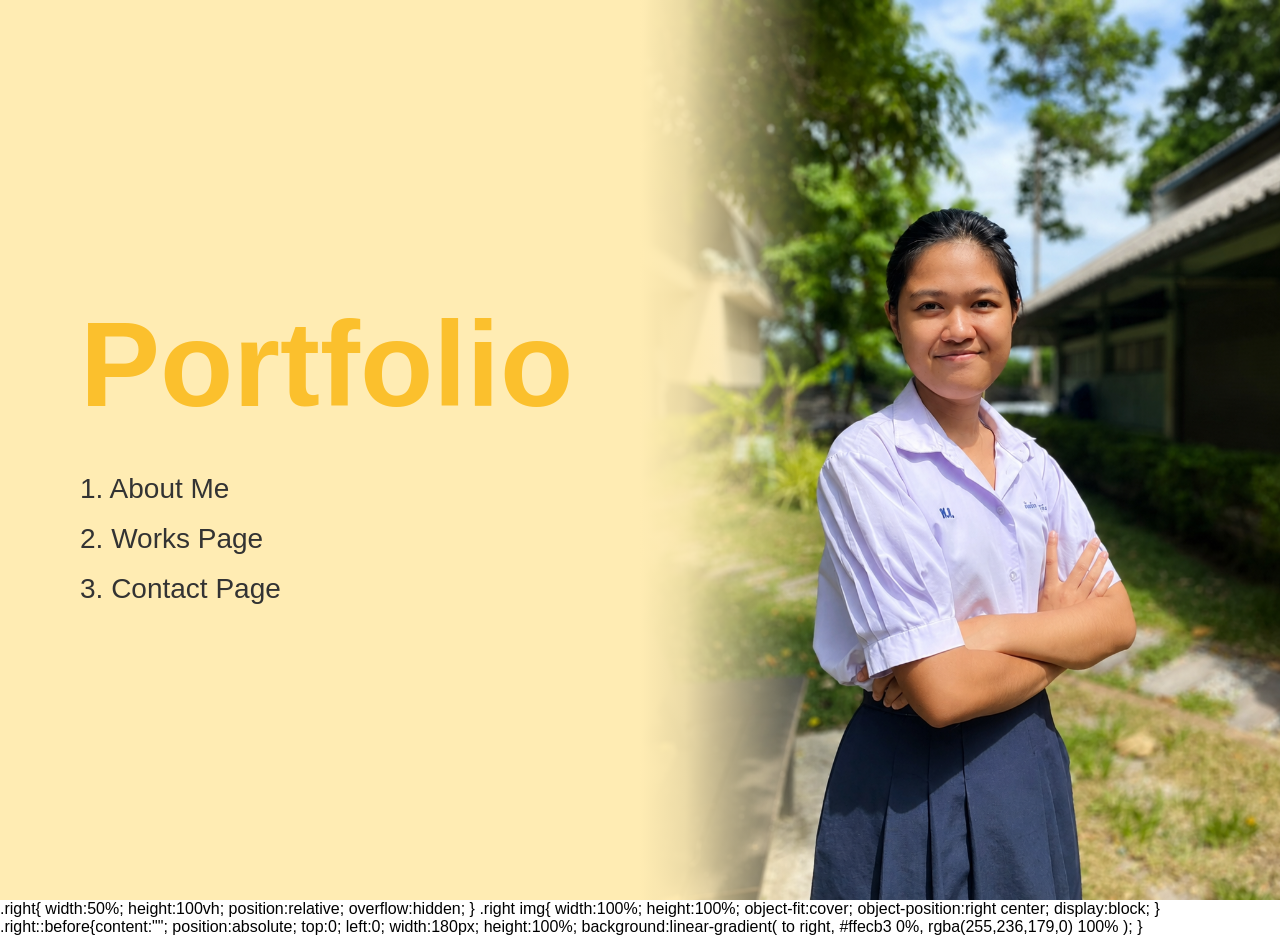
<file: index.html>
<!DOCTYPE html>
<html lang="th">
<head>
    <meta charset="UTF-8">
    <meta name="viewport" content="width=device-width, initial-scale=1.0">
    <title>Portfolio</title>
    <link rel="stylesheet" href="style.css">
</head>

<body>

<div class="container">

    <section class="left">

        <h1>Portfolio</h1>
<nav>
<nav>
    <a href="about.html">1. About Me</a>
    <a href="works.html">2. Works Page</a>
    <a href="contact.html">3. Contact Page</a>
</nav>

    </section>  

    <section class="right">
        <img src="IMG_20260724_150636.png" alt="Profile">
    </section>

</div>

</body>
</html>

.right{ width:50%;
    height:100vh;
    position:relative;
    overflow:hidden;
}

.right img{ width:100%;
    height:100%;
    object-fit:cover;
    object-position:right center;
    display:block;
}

.right::before{content:"";
    position:absolute;
    top:0;
    left:0;
    width:180px;
    height:100%;
    background:linear-gradient(
        to right,
        #ffecb3 0%,
        rgba(255,236,179,0) 100%
    );
}
</file>
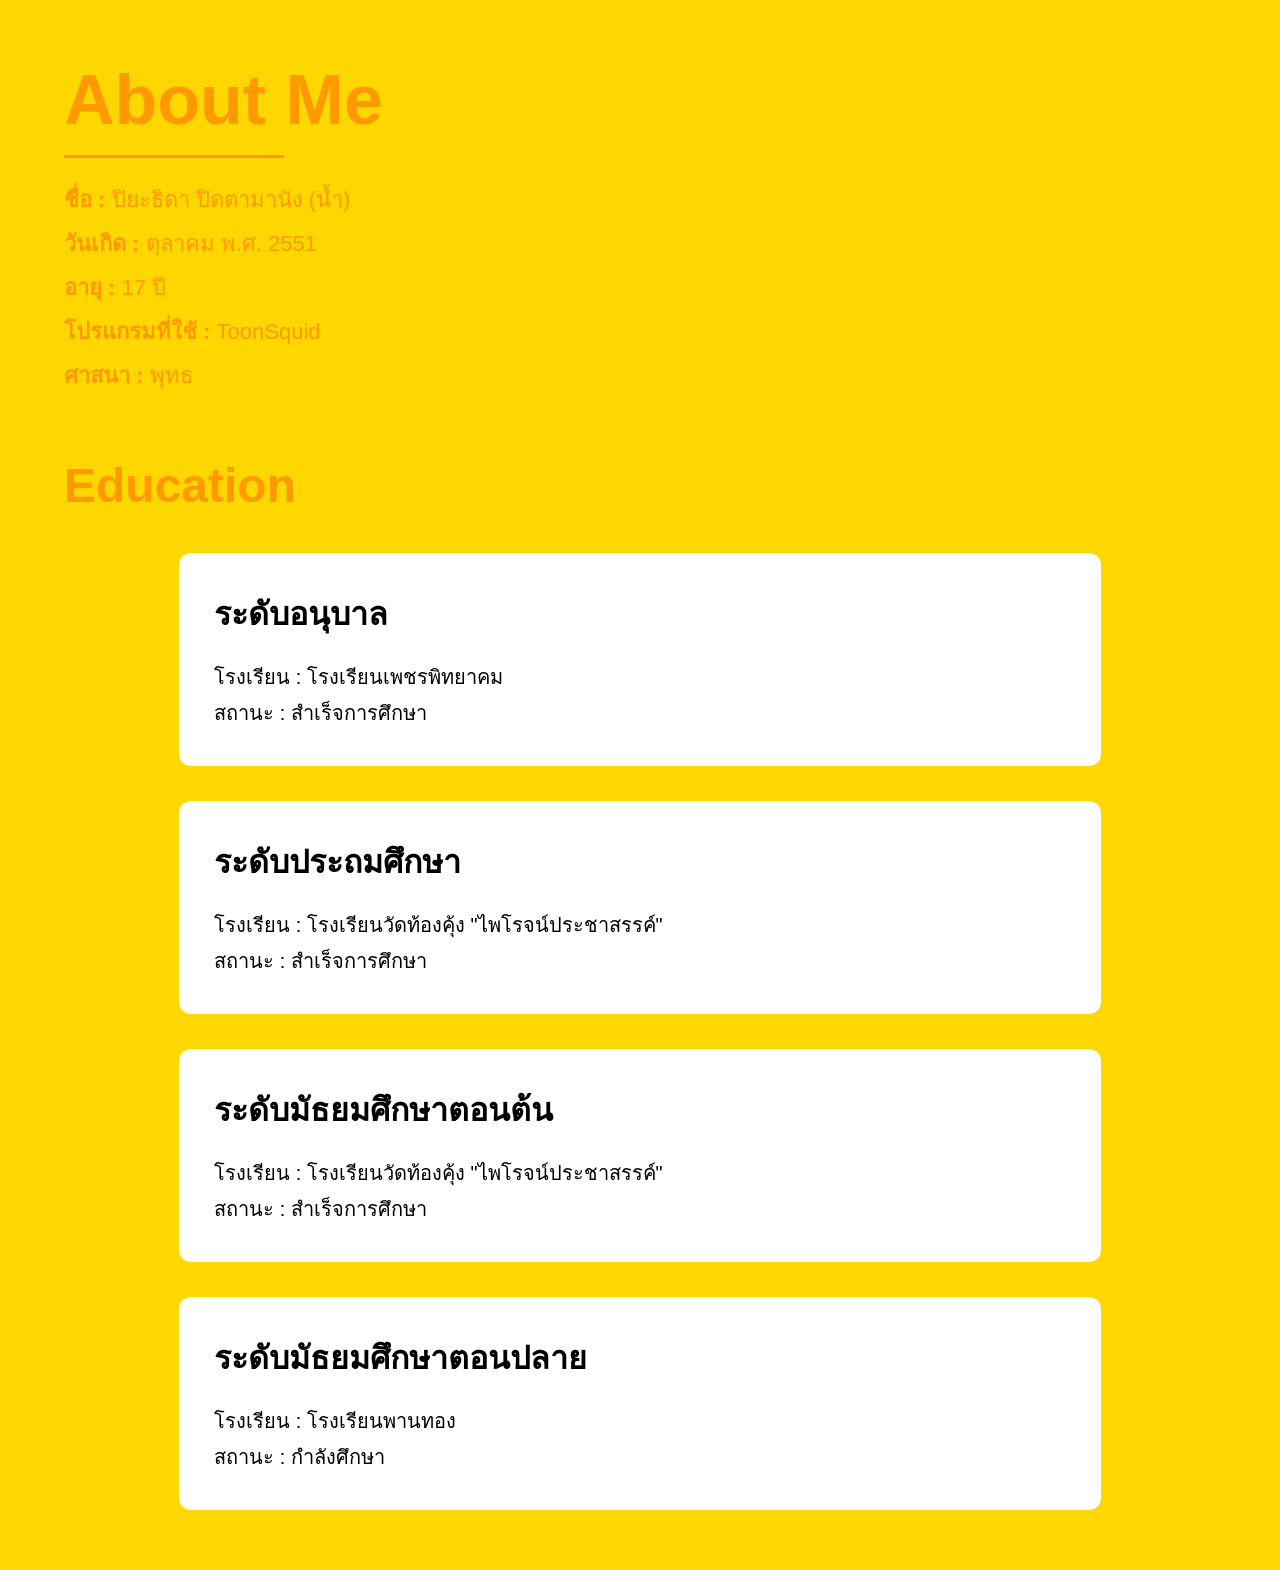
<file: about.html>
<!DOCTYPE html>
<html lang="th">
<head>
    <meta charset="UTF-8">
    <meta name="viewport" content="width=device-width, initial-scale=1.0">
    <title>About Me</title>

    <link rel="stylesheet" href="about.css">
</head>

<body>

<div class="container">

    <div class="header">
        <h1>About Me</h1>
        <div class="line"></div>
    </div>

    <div class="profile">

        <p><strong>ชื่อ :</strong> ปิยะธิดา ปิดตามานัง (น้ำ)</p>

        <p><strong>วันเกิด :</strong> ตุลาคม พ.ศ. 2551</p>

        <p><strong>อายุ :</strong> 17 ปี</p>

        <p><strong>โปรแกรมที่ใช้ :</strong> ToonSquid</p>

        <p><strong>ศาสนา :</strong> พุทธ</p>

    </div>

    <h2 class="edu-title">Education</h2>

    <div class="education">

        <div class="card">
            <h3>ระดับอนุบาล</h3>

            <p>โรงเรียน : โรงเรียนเพชรพิทยาคม</p>

            <p>สถานะ : สำเร็จการศึกษา</p>
        </div>

        <div class="card">
            <h3>ระดับประถมศึกษา</h3>

            <p>โรงเรียน : โรงเรียนวัดท้องคุ้ง "ไพโรจน์ประชาสรรค์"</p>

            <p>สถานะ : สำเร็จการศึกษา</p>
        </div>

        <div class="card">
            <h3>ระดับมัธยมศึกษาตอนต้น</h3>

            <p>โรงเรียน : โรงเรียนวัดท้องคุ้ง "ไพโรจน์ประชาสรรค์"</p>

            <p>สถานะ : สำเร็จการศึกษา</p>
        </div>

        <div class="card">
            <h3>ระดับมัธยมศึกษาตอนปลาย</h3>

            <p>โรงเรียน : โรงเรียนพานทอง</p>

            <p>สถานะ : กำลังศึกษา</p>
        </div>

    </
</file>
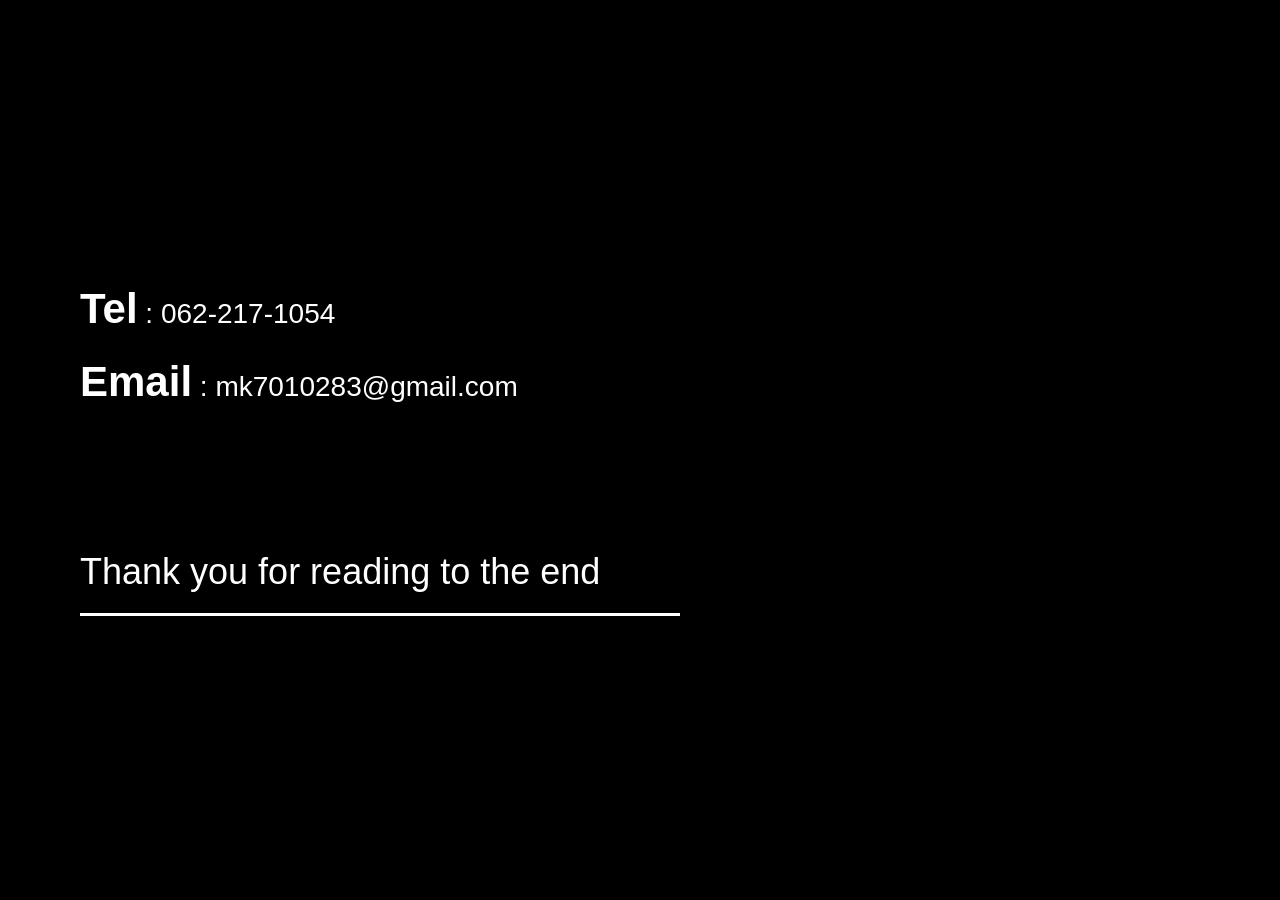
<file: contact.html>
<!DOCTYPE html>
<html lang="th">

<head>
    <meta charset="UTF-8">
    <meta name="viewport" content="width=device-width, initial-scale=1.0">
    <title>Contact Page</title>

    <link rel="stylesheet" href="contact.css">
</head>

<body>

<div class="container">

    <div class="contact">

        <p><span>Tel</span> : 062-217-1054</p>

        <p><span>Email</span> : mk7010283@gmail.com</p>

    </div>

    <div class="thanks">

        <h2>Thank you for reading to the end</h2>

        <div class="line"></div>

    </div>

</div>

</body>

</html>
</file>
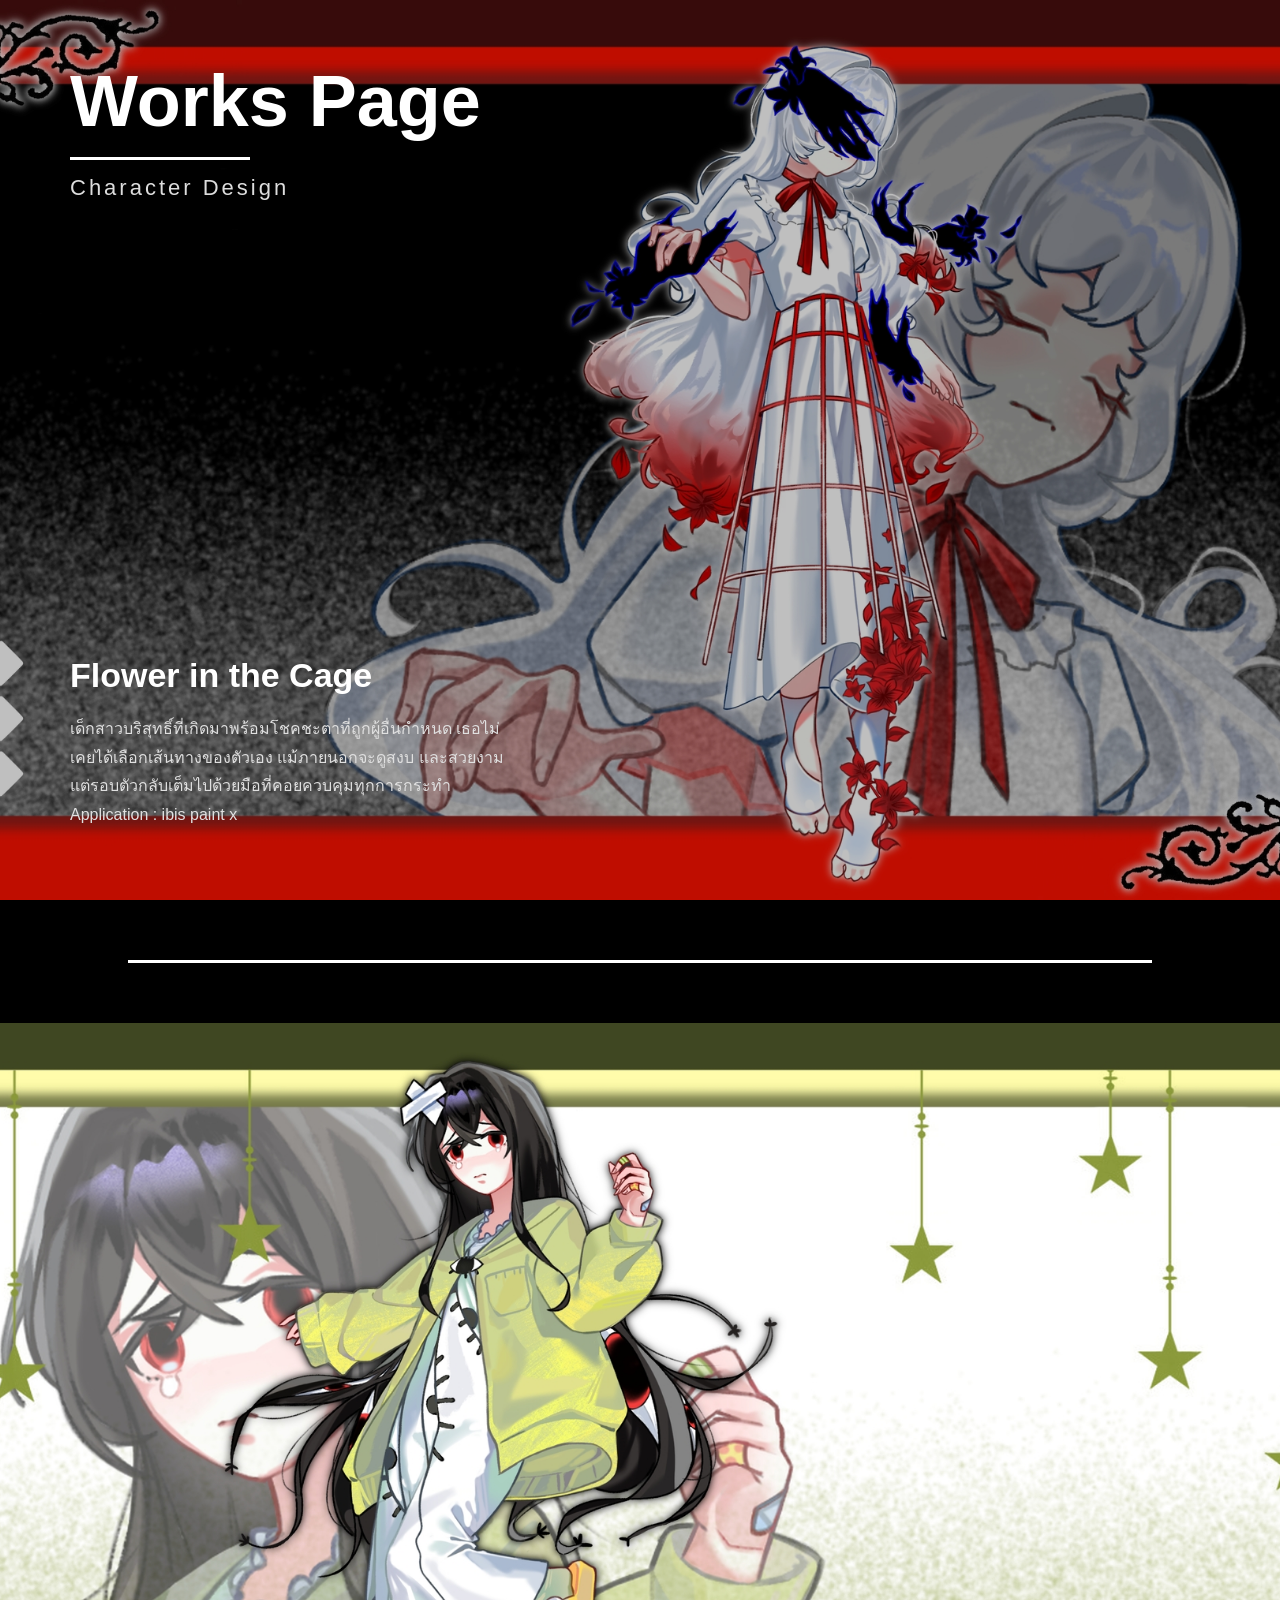
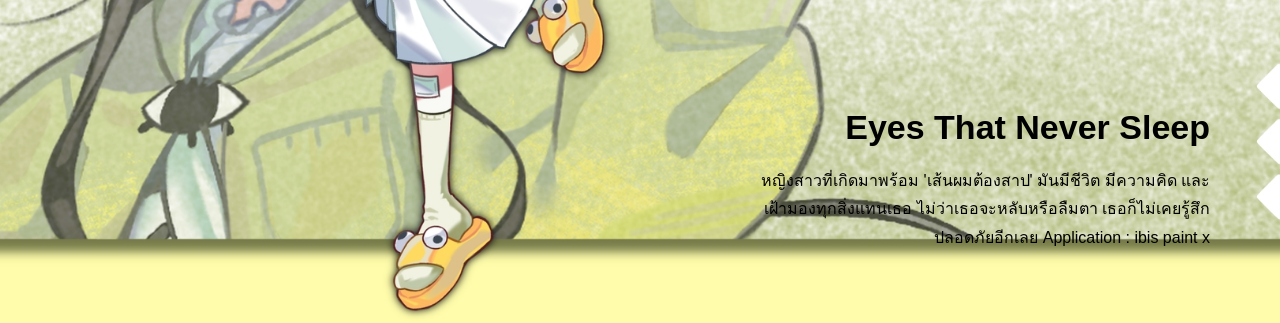
<file: works.html>
<!DOCTYPE html>  <html lang="th">  
<head>  
    <meta charset="UTF-8">  
    <meta name="viewport" content="width=device-width, initial-scale=1.0">  
    <title>Works Page</title>  <link rel="stylesheet" href="works.css">

</head>  <body>  <div class="container">  <!-- ภาพเต็มจอ -->  
<img src="works.jpg" class="bg" alt="Artwork">  

<!-- หัวข้อ -->  
<div class="header">  
    <h1>Works Page</h1>  
    <div class="line"></div>  
    <p>Character Design</p>  
</div>  

<!-- รายละเอียด -->  
<div class="info">  
    <h2>Flower in the Cage</h2>  

    <p>  
        เด็กสาวบริสุทธิ์ที่เกิดมาพร้อมโชคชะตาที่ถูกผู้อื่นกำหนด
        เธอไม่เคยได้เลือกเส้นทางของตัวเอง
        แม้ภายนอกจะดูสงบ และสวยงาม
        แต่รอบตัวกลับเต็มไปด้วยมือที่คอยควบคุมทุกการกระทำ

        Application : ibis paint x
  
    </p>  
</div>

</div>  
    

<!-- เส้นคั่น -->
<div class="divider"></div>

<!-- ผลงานชิ้นที่ 2 -->
<section class="work">

    <img src="works2.jpg" class="bg" alt="Artwork 2">

    <div class="info right">

        <h2>Eyes That Never Sleep</h2>

        <p>
            หญิงสาวที่เกิดมาพร้อม 'เส้นผมต้องสาป'
            มันมีชีวิต มีความคิด และเฝ้ามองทุกสิ่งแทนเธอ
            ไม่ว่าเธอจะหลับหรือลืมตา
            เธอก็ไม่เคยรู้สึกปลอดภัยอีกเลย

            Application : ibis paint x
        
        </p>

    </div>

</section>

    </body>  
</html>
</file>
<file: style.css>
/* Reset */

*{
    margin:0;
    padding:0;
    box-sizing:border-box;
    font-family:Arial, Helvetica, sans-serif;
}

body{
    height:100vh;
    overflow:hidden;
}

/* Layout */

.container{
    display:flex;
    width:100%;
    height:100vh;
}

/* Left */

.left{
    width:50%;
    background:#ffecb3;

    display:flex;
    flex-direction:column;
    justify-content:center;
    align-items:flex-start;

    padding-left:80px;
}

.left h1{
    font-size:120px;
    color:#fbc02d;
    margin-bottom:40px;
}

nav{
    display:flex;
    flex-direction:column;
    gap:18px;
}

nav a{
    text-decoration:none;
    color:#333;
    font-size:28px;
    transition:.3s;
}

nav a:hover{
    color:#ff9800;
    transform:translateX(10px);
}

/* Right */

.right{
    width:50%;
    height:100vh;
    position:relative;
    overflow:hidden;
}

.right img{
    width:100%;
    height:100%;
    object-fit:cover;
    object-position:center center;
    display:block;
}

/* เฟดตรงรอยต่อ */

.right::before{

    content:"";

    position:absolute;

    left:0;
    top:0;

    width:180px;
    height:100%;

    background:linear-gradient(
        to right,
        #ffecb3 0%,
        rgba(255,236,179,.9) 25%,
        rgba(255,236,179,.5) 60%,
        rgba(255,236,179,0) 100%
    );

    pointer-events:none;
}

/* Responsive */

@media (max-width:768px){

.container{
    flex-direction:column;
}

.left,
.right{
    width:100%;
}

.left{
    height:50%;
    padding:40px;
}

.right{
    height:50%;
}

.left h1{
    font-size:48px;
}

nav a{
    font-size:22px;
}

}
</file>
<file: about.css>
/* Reset */

*{
    margin:0;
    padding:0;
    box-sizing:border-box;
    font-family:Arial, Helvetica, sans-serif;
}

/* Body */

body{
    background:#FFD700;
    color:#FF9900;
}

/* Layout */

.container{
    width:90%;
    margin:auto;
    padding:60px 0;
}

/* Header */

.header h1{
    font-size:70px;
    font-weight:bold;
    color:#FF9900;
}

.line{
    width:220px;
    height:3px;
    background:#FF9900;
    margin:15px 0 20px;
}

.profile{
    font-size:22px;
    line-height:2;
    margin-bottom:60px;
    color:#FF9900;
}

.edu-title{
    font-size:48px;
    margin-bottom:40px;
    color:#FF9900;
}

/* กล่องการศึกษา */

.education{
    display:flex;
    flex-direction:column;
    gap:35px;
    align-items:center;
}

.card{
    width:80%;
    background:#fff;
    color:#000;
    padding:35px;
    border-radius:12px;
}

.card h3{
    font-size:32px;
    margin-bottom:20px;
}

.card p{
    font-size:20px;
    line-height:1.8;
}
</file>
<file: contact.css>
/* Reset */

*{
    margin:0;
    padding:0;
    box-sizing:border-box;
    font-family:Arial, Helvetica, sans-serif;
}

/* Body */

body{
    background:#000;
    color:#fff;
    height:100vh;
}

/* Layout */

.container{
    width:100%;
    height:100vh;

    display:flex;
    flex-direction:column;
    justify-content:center;

    padding-left:80px;
}

/* Contact */

.contact p{
    font-size:28px;
    margin-bottom:25px;
}

.contact span{
    font-size:42px;
    font-weight:bold;
}

/* Thank you */

.thanks{
    margin-top:120px;
}

.thanks h2{
    font-size:36px;
    font-weight:normal;
    margin-bottom:20px;
}

/* White Line */

.line{
    width:600px;
    height:3px;
    background:#fff;
}
</file>
<file: works.css>
/* Reset */

*{
    margin:0;
    padding:0;
    box-sizing:border-box;
    font-family:Arial, Helvetica, sans-serif;
}

body{
    background:#000;
    overflow-y:auto;
}


.container{

    width:100%;
    height:100vh;

    position:relative;

}

/* รูปเต็มจอ */

.bg{

    width:100%;
    height:100vh;

    object-fit:cover;

    display:block;

}

/* ทำให้รูปมืดลงนิด */

.container::after{

    content:"";

    position:absolute;

    inset:0;

    background:rgba(0,0,0,.25);

}

/* หัวข้อ */

.header{

    position:absolute;

    top:60px;
    left:70px;

    z-index:2;

    color:white;

}

.header h1{

    font-size:72px;

}

.line{

    width:230px;
    height:3px;

    background:white;

    margin:15px 0;

}

.header p{

    font-size:22px;

    letter-spacing:3px;

    color:#dddddd;

}

/* รายละเอียด */

.info{

    position:absolute;

    left:70px;
    bottom:70px;

    z-index:2;

    color:white;

    width:450px;

}

.info h2{

    font-size:34px;

    margin-bottom:20px;

}

.info p{

    line-height:1.8;

    color:#e0e0e0;

}    

.text h1{

    font-size:52px;

    margin-bottom:10px;

}

.line{

    width:180px;
    height:3px;

    background:white;

    margin-bottom:15px;

}

.subtitle{

    font-size:18px;

    letter-spacing:2px;

    color:#dddddd;

    margin-bottom:25px;

}

.text h2{

    font-size:30px;

    margin-bottom:15px;

}

.detail{

    font-size:17px;

    line-height:1.8;

}

/* ผลงานแต่ละชิ้น */

.work{
    position:relative;
    width:100%;
    height:100vh;
}

.work .bg{
    width:100%;
    height:100%;
    object-fit:cover;
    display:block;
}

/* เส้นคั่น */

.divider{
    width:80%;
    height:3px;
    background:#fff;
    margin:60px auto;
}

/* ข้อความด้านขวา */

.info.right{
    position:absolute;
    right:70px;
    bottom:70px;
    left:auto;

    width:450px;

    text-align:right;
}

.info.right h2{
    color:#000 !important;
}

.info.right p{
    color:#000 !important;
}
}

/* เปลี่ยนสีข้อความของงานที่ 2 */

.info.right h2{
    color:#000;
}

.info.right p{
    color:#000;
}
</file>
